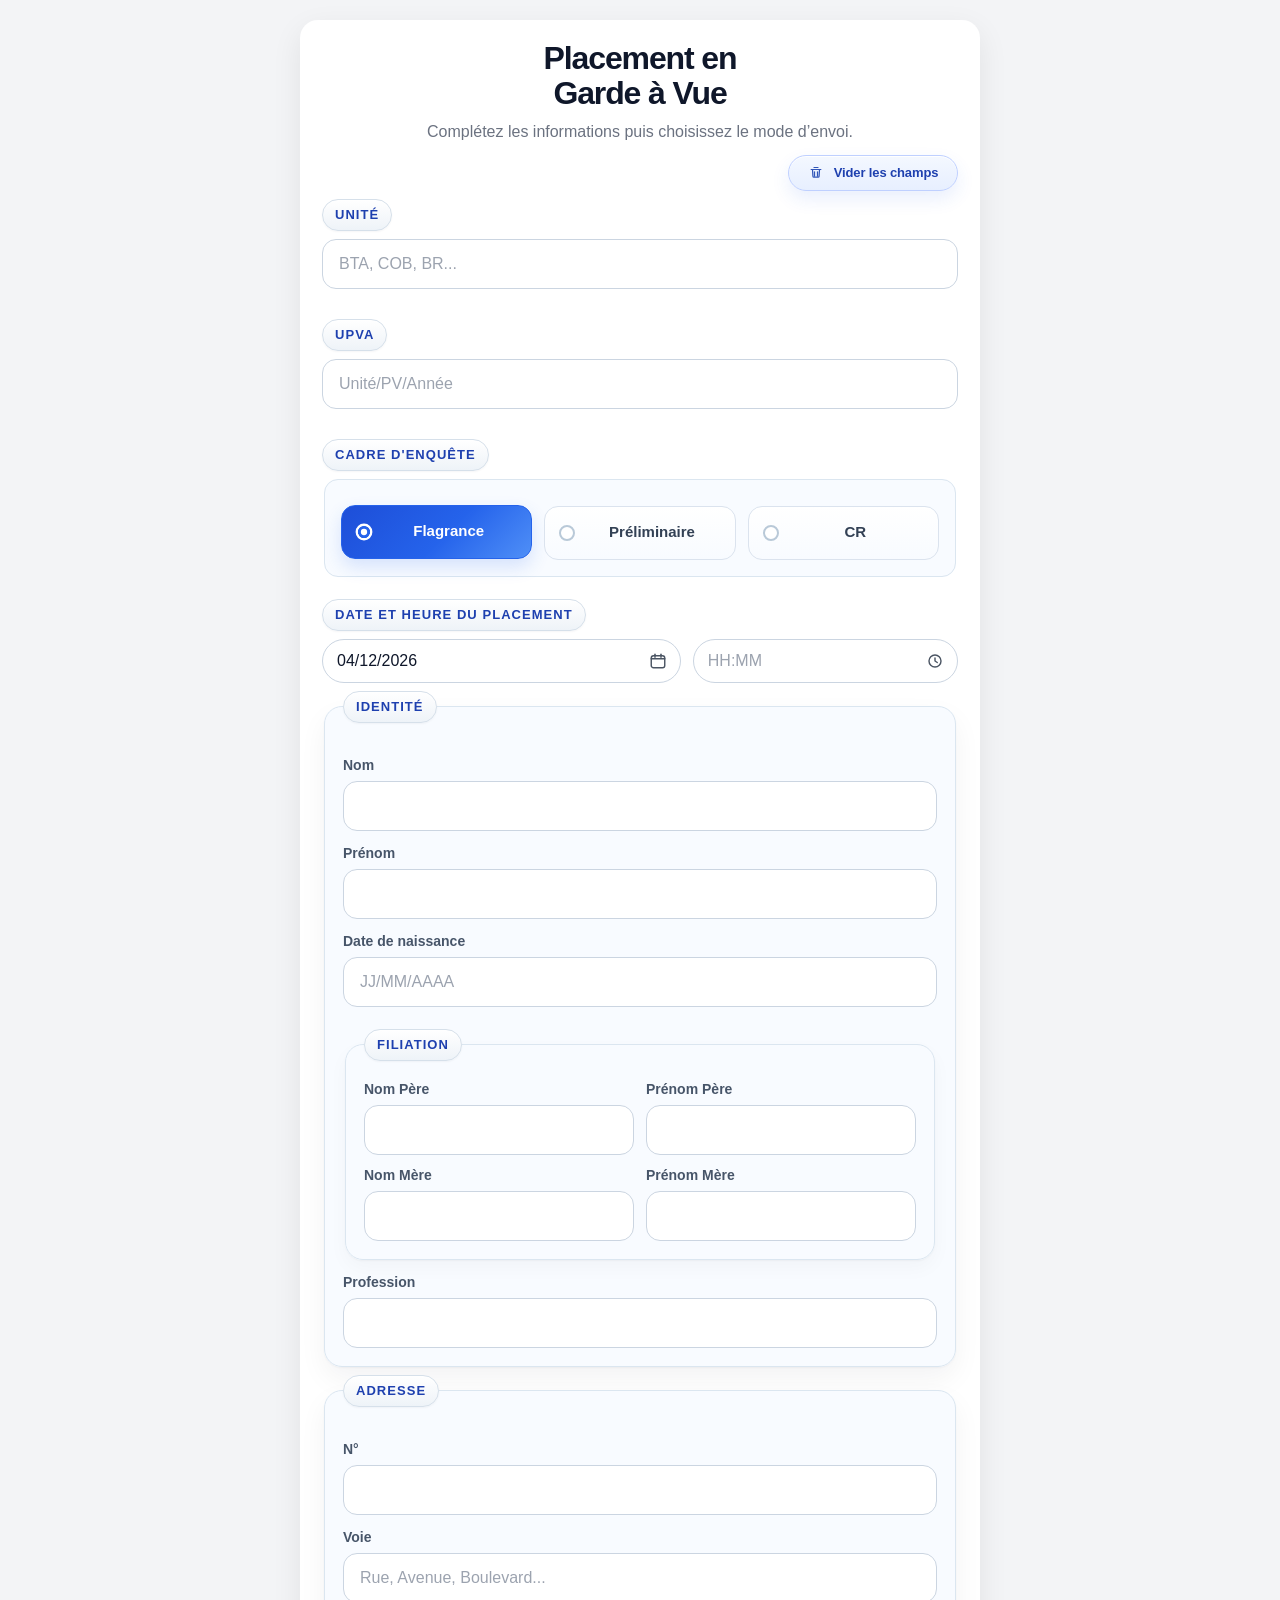
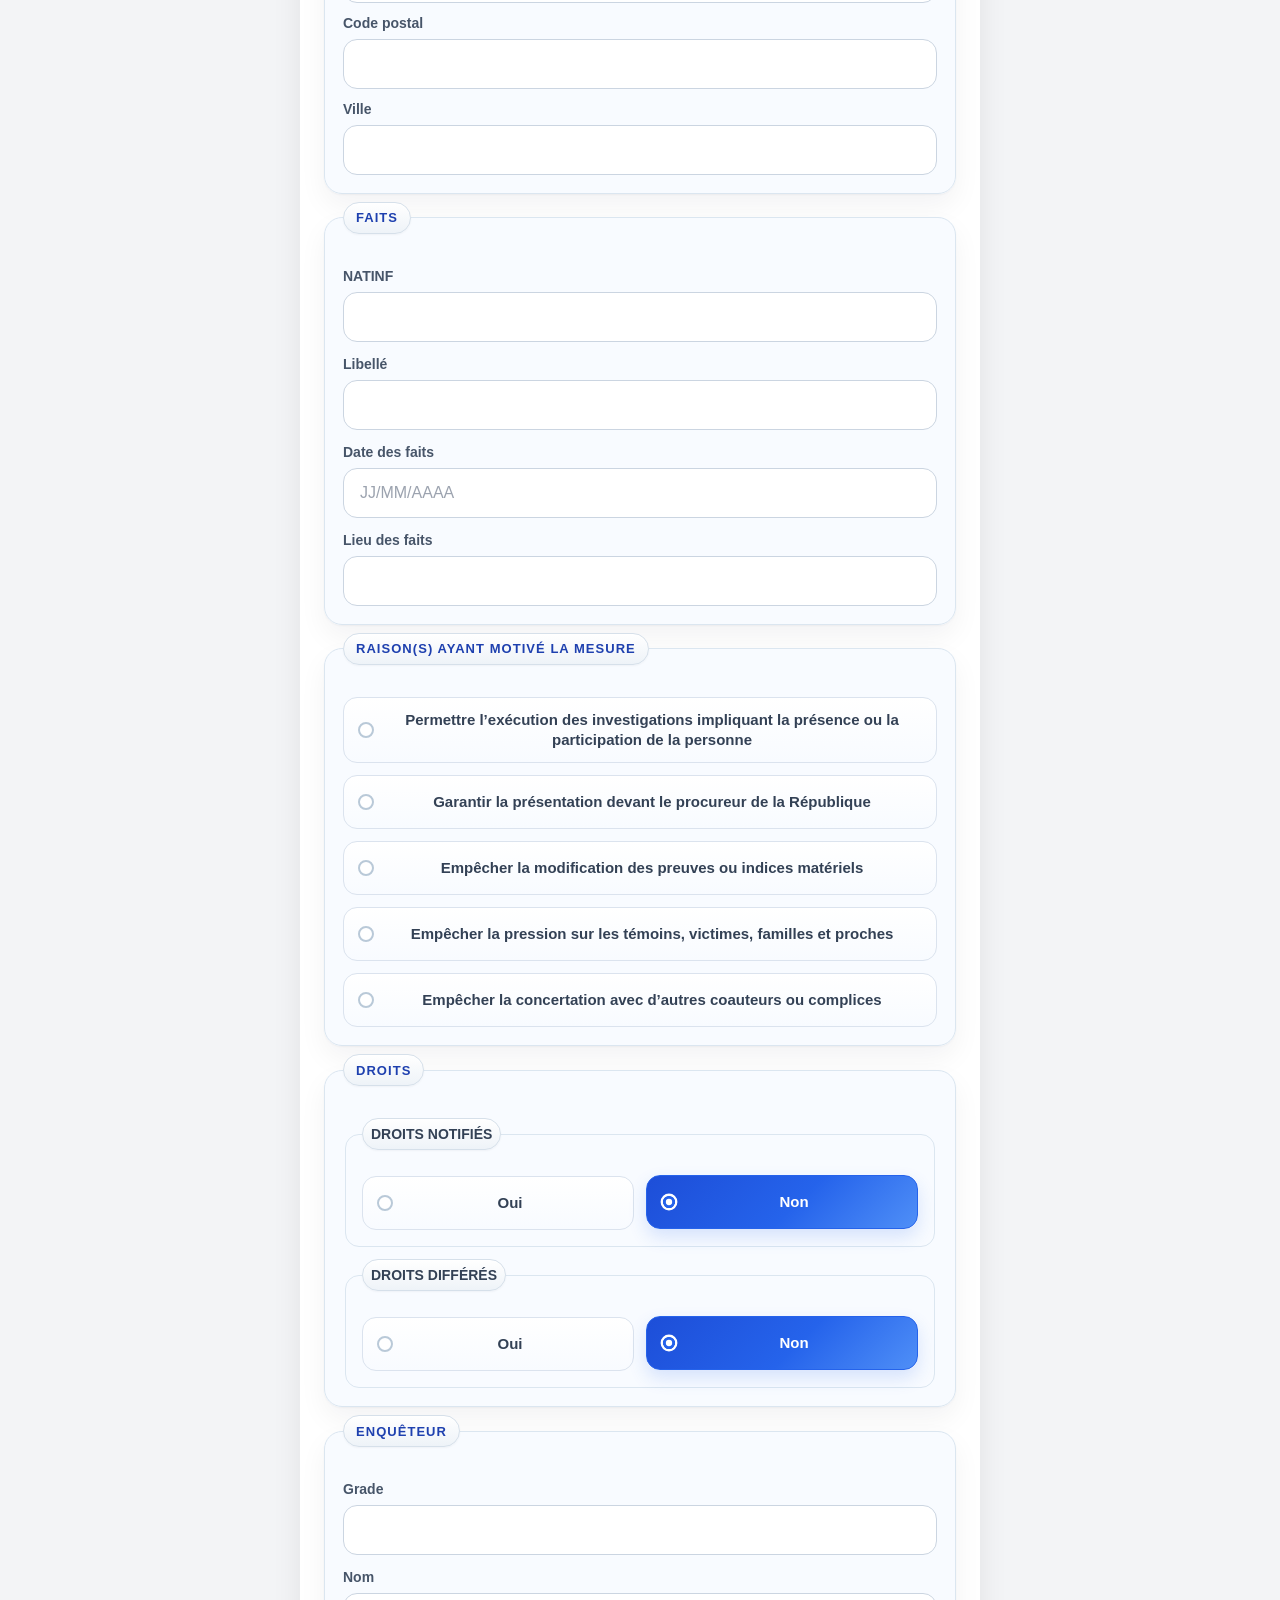
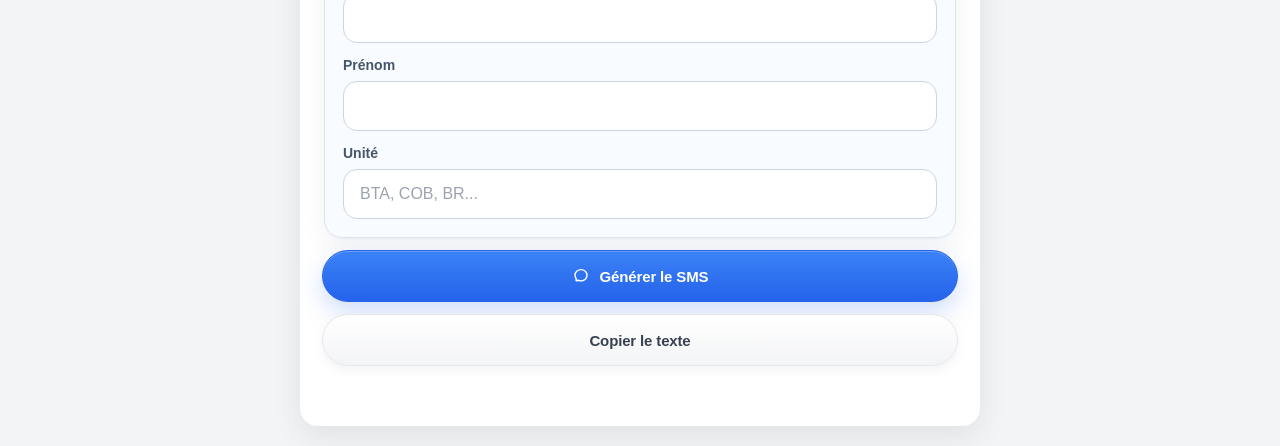
<file: index.html>
<!DOCTYPE html>
<html lang="fr">
<head>
  <meta charset="UTF-8" />
  <meta name="viewport" content="width=device-width, initial-scale=1.0" />
  <title>Placement en Garde à vue</title>
  <meta name="theme-color" content="#edf4fb" />
  <meta name="apple-mobile-web-app-capable" content="yes" />
  <meta name="apple-mobile-web-app-status-bar-style" content="default" />
  <meta name="apple-mobile-web-app-title" content="SMS GAV" />
  <link rel="manifest" href="./manifest.webmanifest" />
  <link rel="apple-touch-icon" href="./apple-touch-icon.png" />
  <link rel="icon" type="image/png" sizes="192x192" href="./icon-192.png" />
  <link rel="icon" type="image/png" sizes="512x512" href="./icon-512.png" />
  <link rel="stylesheet" href="style.css" />
</head>
<body>
  <main class="app">
    <section class="card">
      <h1 class="titre-app">
        <span>Placement en</span>
        <span>Garde à Vue</span>
      </h1>
      <p class="intro">Complétez les informations puis choisissez le mode d’envoi.</p>
      <div class="barre-utilitaire">
        <button type="button" id="btnVider" class="btn btn-utilitaire">
          <span class="btn-icone" aria-hidden="true">
            <svg viewBox="0 0 24 24" focusable="false">
              <path d="M9 3.75h6" />
              <path d="M4.75 6.75h14.5" />
              <path d="M9.75 10.25v6.5" />
              <path d="M14.25 10.25v6.5" />
              <path d="M6.75 6.75l.6 10.05a1.5 1.5 0 0 0 1.5 1.41h6.3a1.5 1.5 0 0 0 1.5-1.41l.6-10.05" />
            </svg>
          </span>
          <span>Vider les champs</span>
        </button>
      </div>

      <form id="formulaire" class="formulaire" autocomplete="off">
        <div class="champ">
          <label for="unite" class="titre-bulle">Unité</label>
          <input id="unite" name="unite" type="text" class="champ-majuscule" placeholder="BTA, COB, BR..." autocomplete="off" autocorrect="off" autocapitalize="off" spellcheck="false" />
        </div>

        <div class="champ">
          <label for="upva" class="titre-bulle">UPVA</label>
          <input id="upva" name="upva" type="text" placeholder="Unité/PV/Année" maxlength="17" autocomplete="off" autocorrect="off" autocapitalize="off" spellcheck="false" />
        </div>

<div class="champ">
  <label for="cadreenquête" class="titre-bulle">Cadre d'enquête</label>
  <fieldset class="ligne-radio radio-cartes">
    <div class="radio-options radio-options-trois">
      <input type="radio" id="cadreEnqueteFlagrance" name="cadreEnquete" value="Flagrance" checked />
      <label for="cadreEnqueteFlagrance">Flagrance</label>

      <input type="radio" id="cadreEnquetePréliminaire" name="cadreEnquete" value="Préliminaire" />
      <label for="cadreEnquetePréliminaire">Préliminaire</label>

      <input type="radio" id="cadreEnqueteCr" name="cadreEnquete" value="CR" />
      <label for="cadreEnqueteCr">CR</label>
    </div>
  </fieldset>
</fieldset>

       <div class="champ">
  <label for="datePlacement" class="titre-bulle">Date et heure du placement</label>
  <div class="ligne-double ligne-placement">
    <div class="champ champ-placement">
      <div class="input-avec-icone">
        <input id="datePlacement" name="datePlacement" type="text" autocomplete="off" />
        <span class="input-icone" aria-hidden="true">
          <svg viewBox="0 0 24 24" focusable="false">
            <rect x="3" y="5" width="18" height="16" rx="3" />
            <path d="M8 3v4" />
            <path d="M16 3v4" />
            <path d="M3 9h18" />
          </svg>
        </span>
      </div>
    </div>

    <div class="champ champ-placement">
      <div class="input-avec-icone">
        <input id="heurePlacement" name="heurePlacement" type="text" inputmode="numeric" placeholder="HH:MM" maxlength="5" autocomplete="off" />
        <span class="input-icone" aria-hidden="true">
          <svg viewBox="0 0 24 24" focusable="false">
            <circle cx="12" cy="12" r="8" />
            <path d="M12 8v4l3 2" />
          </svg>
        </span>
      </div>
    </div>
  </div>
</div>

        <fieldset class="bloc">
          <legend>Identité</legend>
          <div class="champ">
            <label for="nom">Nom</label>
            <input id="nom" name="nom" type="text" class="champ-majuscule" autocomplete="off" autocorrect="off" autocapitalize="off" spellcheck="false" />
          </div>
          <div class="champ">
            <label for="prenom">Prénom</label>
            <input id="prenom" name="prenom" type="text" class="champ-capitalise" autocomplete="off" autocorrect="off" autocapitalize="off" spellcheck="false" />
          </div>
          <div class="champ">
            <label for="dateNaissance">Date de naissance</label>
            <input id="dateNaissance" name="dateNaissance" type="text" inputmode="numeric" placeholder="JJ/MM/AAAA" maxlength="10" autocomplete="off" autocorrect="off" autocapitalize="off" spellcheck="false" />
          </div>
          <fieldset class="sous-bloc">
            <legend>Filiation</legend>
            <div class="ligne-double">
              <div class="champ">
                <label for="nomPere">Nom Père</label>
                <input id="nomPere" name="nomPere" type="text" class="champ-majuscule" autocomplete="off" autocorrect="off" autocapitalize="off" spellcheck="false" />
              </div>
              <div class="champ">
                <label for="prenomPere">Prénom Père</label>
                <input id="prenomPere" name="prenomPere" type="text" class="champ-capitalise" autocomplete="off" autocorrect="off" autocapitalize="off" spellcheck="false" />
              </div>
            </div>
            <div class="ligne-double">
              <div class="champ">
                <label for="nomMere">Nom Mère</label>
                <input id="nomMere" name="nomMere" type="text" class="champ-majuscule" autocomplete="off" autocorrect="off" autocapitalize="off" spellcheck="false" />
              </div>
              <div class="champ">
                <label for="prenomMere">Prénom Mère</label>
                <input id="prenomMere" name="prenomMere" type="text" class="champ-capitalise" autocomplete="off" autocorrect="off" autocapitalize="off" spellcheck="false" />
              </div>
            </div>
          </fieldset>
          <div class="champ">
            <label for="profession">Profession</label>
            <input id="profession" name="profession" type="text" class="champ-capitalise" autocomplete="off" autocorrect="off" autocapitalize="off" spellcheck="false" />
          </div>
        </fieldset>

        <fieldset class="bloc">
          <legend>Adresse</legend>
          <div class="champ">
            <label for="numeroAdresse">N°</label>
            <input id="numeroAdresse" name="numeroAdresse" type="text" inputmode="text" autocomplete="off" autocorrect="off" autocapitalize="off" spellcheck="false" />
          </div>
          <div class="champ">
            <label for="rueAdresse">Voie</label>
            <input id="rueAdresse" name="rueAdresse" type="text" class="champ-capitalise" placeholder="Rue, Avenue, Boulevard..." autocomplete="off" autocorrect="off" autocapitalize="off" spellcheck="false" />
          </div>
          <div class="ligne-double ligne-adresse-courte">
            <div class="champ">
              <label for="codePostal">Code postal</label>
              <input id="codePostal" name="codePostal" type="text" inputmode="numeric" pattern="[0-9]*" maxlength="5" autocomplete="off" autocorrect="off" autocapitalize="off" spellcheck="false" />
            </div>
            <div class="champ">
              <label for="ville">Ville</label>
              <input id="ville" name="ville" type="text" class="champ-majuscule" autocomplete="off" autocorrect="off" autocapitalize="off" spellcheck="false" />
            </div>
          </div>
        </fieldset>

        <fieldset class="bloc">
          <legend>Faits</legend>
          <div class="champ champ-plein">
            <label for="natinf">NATINF</label>
            <input id="natinf" name="natinf" type="text" autocomplete="off" autocorrect="off" autocapitalize="off" spellcheck="false" />
          </div>
          <div class="champ champ-plein">
            <label for="libelle">Libellé</label>
            <input id="libelle" name="libelle" type="text" class="champ-majuscule" autocomplete="off" autocorrect="off" autocapitalize="off" spellcheck="false" />
          </div>
          <div class="champ champ-plein">
            <label for="dateFaits">Date des faits</label>
            <input id="dateFaits" name="dateFaits" type="text" inputmode="numeric" placeholder="JJ/MM/AAAA" maxlength="10" autocomplete="off" autocorrect="off" autocapitalize="off" spellcheck="false" />
          </div>
          <div class="champ champ-plein">
            <label for="lieuFaits">Lieu des faits</label>
            <input id="lieuFaits" name="lieuFaits" type="text" class="champ-capitalise" autocomplete="off" autocorrect="off" autocapitalize="off" spellcheck="false" />
          </div>
        </fieldset>

<fieldset class="bloc">
  <legend>Raison(s) ayant motivé la mesure</legend>
  <div class="choix-multiples">
    <input type="checkbox" id="motif1" name="raisonsMesure" value="de permettre l'exécution des investigations impliquant la présence ou la participation de la personne" />
    <label for="motif1">Permettre l’exécution des investigations impliquant la présence ou la participation de la personne</label>

    <input type="checkbox" id="motif2" name="raisonsMesure" value="de garantir la présentation de la personne devant le procureur de la République" />
    <label for="motif2">Garantir la présentation devant le procureur de la République</label>

    <input type="checkbox" id="motif3" name="raisonsMesure" value="d'empêcher que la personne ne modifie les preuves ou indices matériels" />
    <label for="motif3">Empêcher la modification des preuves ou indices matériels</label>

    <input type="checkbox" id="motif4" name="raisonsMesure" value="d'empêcher que la personne ne fasse pression sur les témoins ou les victimes ainsi que sur leurs familles et proches" />
    <label for="motif4">Empêcher la pression sur les témoins, victimes, familles et proches</label>

    <input type="checkbox" id="motif5" name="raisonsMesure" value="d'empêcher que la personne ne se concerte avec d'autres personnes susceptibles d'être ses coauteurs ou complices." />
    <label for="motif5">Empêcher la concertation avec d’autres coauteurs ou complices</label>
  </div>
</fieldset>

        <fieldset class="bloc">
          <legend>Droits</legend>
          <fieldset class="ligne-radio radio-cartes">
            <legend>Droits notifiés</legend>
            <div class="radio-options">
              <input type="radio" id="droitsNotifiesOui" name="droitsNotifies" value="Oui" />
              <label for="droitsNotifiesOui">Oui</label>
              <input type="radio" id="droitsNotifiesNon" name="droitsNotifies" value="Non" checked />
              <label for="droitsNotifiesNon">Non</label>
            </div>
          </fieldset>
          <div id="blocDroitsDifferes" hidden>
            <fieldset class="ligne-radio radio-cartes">
              <legend>Droits différés</legend>
              <div class="radio-options">
                <input type="radio" id="droitsDifferesOui" name="droitsDifferes" value="Oui" />
                <label for="droitsDifferesOui">Oui</label>
                <input type="radio" id="droitsDifferesNon" name="droitsDifferes" value="Non" checked />
                <label for="droitsDifferesNon">Non</label>
              </div>
            </fieldset>
          </div>
          <div id="detailsDroits" class="details-conditionnels" hidden>
            <fieldset class="ligne-radio radio-cartes">
              <legend>Droit au silence</legend>
              <div class="radio-options">
                <input type="radio" id="droitSilenceOui" name="droitSilence" value="Oui" />
                <label for="droitSilenceOui">Oui</label>
                <input type="radio" id="droitSilenceNon" name="droitSilence" value="Non" checked />
                <label for="droitSilenceNon">Non</label>
              </div>
            </fieldset>
            <fieldset class="ligne-radio radio-cartes">
              <legend>Médecin</legend>
              <div class="radio-options">
                <input type="radio" id="medecinOui" name="medecin" value="Oui" />
                <label for="medecinOui">Oui</label>
                <input type="radio" id="medecinNon" name="medecin" value="Non" checked />
                <label for="medecinNon">Non</label>
              </div>
            </fieldset>
            <fieldset class="ligne-radio radio-cartes">
              <legend>Avocat</legend>
              <div class="radio-options">
                <input type="radio" id="avocatOui" name="avocat" value="Oui" />
                <label for="avocatOui">Oui</label>
                <input type="radio" id="avocatNon" name="avocat" value="Non" checked />
                <label for="avocatNon">Non</label>
              </div>
            </fieldset>
            <fieldset class="ligne-radio radio-cartes">
              <legend>Famille</legend>
              <div class="radio-options">
                <input type="radio" id="familleOui" name="famille" value="Oui" />
                <label for="familleOui">Oui</label>
                <input type="radio" id="familleNon" name="famille" value="Non" checked />
                <label for="familleNon">Non</label>
              </div>
            </fieldset>
            <fieldset class="ligne-radio radio-cartes">
              <legend>Employeur</legend>
              <div class="radio-options">
                <input type="radio" id="employeurOui" name="employeur" value="Oui" />
                <label for="employeurOui">Oui</label>
                <input type="radio" id="employeurNon" name="employeur" value="Non" checked />
                <label for="employeurNon">Non</label>
              </div>
            </fieldset>
          </div>
        </fieldset>

        <fieldset class="bloc">
          <legend>Enquêteur</legend>
          <div class="champ">
            <label for="enqueteurGrade">Grade</label>
            <input id="enqueteurGrade" name="enqueteurGrade" type="text" class="champ-capitalise" autocomplete="off" autocorrect="off" autocapitalize="off" spellcheck="false" />
          </div>
          <div class="champ">
            <label for="enqueteurNom">Nom</label>
            <input id="enqueteurNom" name="enqueteurNom" type="text" class="champ-majuscule" autocomplete="off" autocorrect="off" autocapitalize="off" spellcheck="false" />
          </div>
          <div class="champ">
            <label for="enqueteurPrenom">Prénom</label>
            <input id="enqueteurPrenom" name="enqueteurPrenom" type="text" class="champ-capitalise" autocomplete="off" autocorrect="off" autocapitalize="off" spellcheck="false" />
          </div>
          <div class="champ">
            <label for="enqueteurUnite">Unité</label>
            <input id="enqueteurUnite" name="enqueteurUnite" type="text" class="champ-majuscule" placeholder="BTA, COB, BR..." autocomplete="off" autocorrect="off" autocapitalize="off" spellcheck="false" />
          </div>
        </fieldset>

        <div class="actions actions-centrees">
          <button type="button" id="btnSMS" class="btn btn-principal">
            <span class="btn-icone" aria-hidden="true">
              <svg viewBox="0 0 24 24" focusable="false">
                <path d="M6 18.5c-.28 0-.5-.22-.5-.5v-2.6A7.47 7.47 0 0 1 4 11c0-4.14 3.58-7.5 8-7.5s8 3.36 8 7.5-3.58 7.5-8 7.5c-1.33 0-2.58-.3-3.68-.84l-2.1.72c-.07.02-.15.04-.22.04Z" />
              </svg>
            </span>
            <span>Générer le SMS</span>
          </button>
          <button type="button" id="btnCopier" class="btn btn-tertiaire">Copier le texte</button>
        </div>

        
        <p id="retour" class="retour" aria-live="polite"></p>
      </form>
    </section>
  </main>
  <script src="script.js"></script>
  <script>
    if ("serviceWorker" in navigator) {
      window.addEventListener("load", () => {
        navigator.serviceWorker.register("./sw.js").catch((erreur) => {
          console.error("Échec d’enregistrement du service worker :", erreur);
        });
      });
    }
  </script>
</body>
</html>
</file>
<file: style.css>
* {
  box-sizing: border-box;
}

[hidden] {
  display: none !important;
}

body {
  margin: 0;
  font-family: -apple-system, BlinkMacSystemFont, "Segoe UI", Roboto, Arial, sans-serif;
  background: #f3f4f6;
  color: #1f2937;
}

.app {
  min-height: 100vh;
  padding: 20px;
}

.card {
  width: 100%;
  max-width: 680px;
  margin: 0 auto;
  background: #ffffff;
  border-radius: 18px;
  padding: 22px;
  box-shadow: 0 10px 30px rgba(0, 0, 0, 0.08);
}

h1 {
  margin: 0;
}

.titre-app {
  margin: 0 0 12px 0;
  text-align: center;
  line-height: 1.04;
  letter-spacing: -0.035em;
  color: #0f172a;
  text-wrap: balance;
}

.titre-app span {
  display: block;
  font-size: 32px;
  font-weight: 800;
  color: #0f172a;
  letter-spacing: -0.035em;
}

.titre-app span + span {
  margin-top: 2px;
}

.intro {
  margin: 0 0 18px 0;
  text-align: center;
  color: #6b7280;
  font-size: 16px;
}

.barre-utilitaire {
  display: flex;
  justify-content: flex-end;
  margin: -4px 0 8px 0;
}

.formulaire {
  display: flex;
  flex-direction: column;
  gap: 16px;
}

.bloc,
.sous-bloc,
.ligne-radio {
  border-radius: 18px;
  padding: 20px 18px 18px;
  min-inline-size: 0;
}

.bloc,
.sous-bloc,
.ligne-radio {
  background: #f8fbff;
  border: 1px solid #dbe6f0;
}

.bloc {
  box-shadow:
    0 1px 2px rgba(15, 23, 42, 0.04),
    0 12px 28px rgba(15, 23, 42, 0.05);
}

.sous-bloc {
  margin-top: 22px;
  box-shadow:
    0 1px 2px rgba(15, 23, 42, 0.035),
    0 8px 20px rgba(15, 23, 42, 0.03);
}

.ligne-radio {
  margin-top: 12px;
  padding: 14px 16px 16px;
  border-radius: 14px;
  box-shadow: none;
}

.bloc > legend,
.sous-bloc > legend,
.ligne-radio > legend,
.titre-bulle {
  display: inline-flex;
  align-items: center;
  width: fit-content;
  max-width: 100%;
  min-height: 32px;
  padding: 0 12px;
  border-radius: 999px;
  border: 1px solid #d6e0ea;
  background: linear-gradient(180deg, #ffffff 0%, #eef3f8 100%);
  box-shadow:
    0 1px 2px rgba(15, 23, 42, 0.04),
    inset 0 1px 0 rgba(255, 255, 255, 0.95);
  font-size: 13px;
  font-weight: 800;
  letter-spacing: 0.08em;
  text-transform: uppercase;
  color: #1e40af;
}

.ligne-radio > legend {
  font-weight: 700;
  padding: 0 8px;
  color: #334155;
  font-size: 14px;
  letter-spacing: 0;
}

.champ {
  display: flex;
  flex-direction: column;
  gap: 8px;
  margin-top: 14px;
}

.champ:first-child {
  margin-top: 0;
}

.champ > .ligne-radio {
  margin-top: 0;
}

.ligne-double {
  display: grid;
  grid-template-columns: 1fr 1fr;
  gap: 12px;
  margin-top: 12px;
}

.ligne-double:first-of-type {
  margin-top: 0;
}

.ligne-double .champ {
  margin-top: 0;
}

.ligne-faits-courts,
.ligne-adresse-courte {
  margin-top: 0;
}

label {
  font-weight: 600;
  font-size: 14px;
  color: #475569;
}

input,
textarea {
  width: 100%;
  border: 1px solid #cbd5e1;
  border-radius: 14px;
  padding: 15px 16px;
  font-size: 16px;
  background: #ffffff;
  color: #0f172a;
  transition:
    border-color 0.2s ease,
    box-shadow 0.2s ease,
    background 0.2s ease;
}

input::placeholder,
textarea::placeholder {
  color: #9ca3af;
  opacity: 1;
}

.champ-majuscule {
  text-transform: uppercase;
}

.champ-capitalise {
  text-transform: none;
}

input:focus,
textarea:focus {
  outline: none;
  border-color: #2563eb;
  background: #ffffff;
  box-shadow: 0 0 0 4px rgba(37, 99, 235, 0.12);
}

textarea {
  resize: vertical;
  min-height: 140px;
}

.champ-plein {
  width: 100%;
}

.champ-plein input {
  width: 100%;
  box-sizing: border-box;
}

.champ-plein label {
  display: block;
}

.ligne-placement {
  display: grid;
  grid-template-columns: 1.15fr 0.85fr;
  gap: 12px;
  margin-top: 0;
}

.champ-placement {
  margin-top: 0;
  width: 100%;
}

.champ-placement input {
  width: 100%;
  border-radius: 999px;
  padding: 12px 14px;
  min-height: 44px;
  font-family: inherit;
  font-size: 16px;
  color: #0f172a;
}

.input-avec-icone {
  position: relative;
}

.input-avec-icone input {
  padding-right: 42px;
  padding-left: 14px;
}

.input-icone {
  position: absolute;
  right: 14px;
  top: 50%;
  transform: translateY(-50%);
  width: 18px;
  height: 18px;
  display: inline-flex;
  align-items: center;
  justify-content: center;
  pointer-events: none;
  color: #4b5563;
}

.input-icone svg {
  width: 18px;
  height: 18px;
  display: block;
  fill: none;
  stroke: currentColor;
  stroke-width: 1.9;
  stroke-linecap: round;
  stroke-linejoin: round;
}

#heurePlacement::-webkit-calendar-picker-indicator {
  opacity: 0;
  display: none;
}

#heurePlacement::-webkit-inner-spin-button {
  display: none;
}

#heurePlacement {
  appearance: none;
  -webkit-appearance: none;
  padding-right: 12px;
  font-family: inherit;
  font-size: 16px;
  color: #0f172a;
}

.ligne-adresse-courte {
  display: grid;
  grid-template-columns: 1fr;
  gap: 12px;
  margin-top: 12px;
}

.ligne-adresse-courte .champ {
  width: 100%;
  margin-top: 0;
}

.ligne-adresse-courte .champ input {
  width: 100%;
}

/* =========================
   RADIOS / CHECKBOX PREMIUM
   ========================= */

.radio-options,
.radio-options-trois,
.choix-multiples {
  display: grid;
  gap: 12px;
  margin-top: 12px;
  width: 100%;
}

.radio-options {
  grid-template-columns: repeat(2, minmax(0, 1fr));
}

.radio-options-trois {
  grid-template-columns: repeat(3, minmax(0, 1fr));
}

.choix-multiples {
  grid-template-columns: 1fr;
}

.radio-cartes input[type="radio"],
.choix-multiples input[type="checkbox"] {
  position: absolute;
  inline-size: 1px;
  block-size: 1px;
  margin: -1px;
  padding: 0;
  border: 0;
  overflow: hidden;
  clip-path: inset(50%);
  white-space: nowrap;
}

.radio-cartes label,
.choix-multiples label {
  position: relative;
  display: flex;
  align-items: center;
  justify-content: center;
  min-height: 54px;
  margin: 0;
  padding: 12px 14px 12px 38px;
  border-radius: 14px;
  background: linear-gradient(180deg, #ffffff 0%, #f8fbff 100%);
  border: 1px solid #dbe3ee;
  font-weight: 700;
  font-size: 15px;
  color: #334155;
  cursor: pointer;
  text-align: center;
  line-height: 1.35;
  user-select: none;
  transition:
    transform 0.15s ease,
    background 0.2s ease,
    border-color 0.2s ease,
    box-shadow 0.2s ease,
    color 0.2s ease;
}

.radio-cartes label::before,
.choix-multiples label::before {
  content: "";
  position: absolute;
  left: 14px;
  top: 50%;
  transform: translateY(-50%);
  width: 12px;
  height: 12px;
  border-radius: 999px;
  border: 2px solid #b9c9d8;
  background: #ffffff;
  box-shadow: inset 0 0 0 2px #ffffff;
  transition:
    border-color 0.2s ease,
    background 0.2s ease,
    box-shadow 0.2s ease,
    transform 0.2s ease;
}

.radio-cartes label:hover,
.choix-multiples label:hover {
  background: #f1f5f9;
  border-color: #cbd5e1;
}

.radio-cartes input[type="radio"]:focus-visible + label,
.choix-multiples input[type="checkbox"]:focus-visible + label {
  outline: none;
  box-shadow: 0 0 0 4px rgba(37, 99, 235, 0.12);
  border-color: #2563eb;
}

.radio-cartes input[type="radio"]:checked + label,
.choix-multiples input[type="checkbox"]:checked + label {
  background: linear-gradient(135deg, #1d4ed8 0%, #2563eb 55%, #4f8ff7 100%);
  border-color: #2563eb;
  color: #ffffff;
  box-shadow: 0 8px 18px rgba(37, 99, 235, 0.16);
  transform: translateY(-1px);
}

.radio-cartes input[type="radio"]:checked + label::before,
.choix-multiples input[type="checkbox"]:checked + label::before {
  border-color: #ffffff;
  background: #ffffff;
  box-shadow: inset 0 0 0 3px #2563eb;
  transform: translateY(-50%) scale(1.05);
}

.details-conditionnels {
  margin-top: 12px;
  display: flex;
  flex-direction: column;
  gap: 12px;
}

#blocDroitsDifferes,
.details-conditionnels {
  padding: 0;
}

#blocDroitsDifferes > .ligne-radio + .ligne-radio,
.details-conditionnels > .ligne-radio + .ligne-radio {
  margin-top: 0;
}

.actions {
  display: flex;
  flex-direction: column;
  gap: 12px;
  margin-top: 4px;
}

.actions-centrees {
  align-items: stretch;
}

.actions-centrees .btn {
  width: 100%;
}

.btn {
  width: 100%;
  min-height: 52px;
  border-radius: 999px;
  padding: 14px 20px;
  font-size: 15px;
  font-weight: 700;
  letter-spacing: -0.01em;
  cursor: pointer;
  border: 1px solid transparent;
  display: inline-flex;
  align-items: center;
  justify-content: center;
  gap: 10px;
  transition:
    transform 0.16s ease,
    box-shadow 0.2s ease,
    background 0.2s ease,
    border-color 0.2s ease,
    color 0.2s ease;
}

.btn:hover {
  transform: translateY(-1px);
}

.btn:active {
  transform: translateY(0);
}

.btn-principal {
  color: #ffffff;
  background: linear-gradient(180deg, #3b82f6 0%, #2563eb 100%);
  border-color: #2563eb;
  box-shadow:
    0 10px 24px rgba(37, 99, 235, 0.22),
    inset 0 1px 0 rgba(255, 255, 255, 0.22);
}

.btn-principal:hover {
  background: linear-gradient(180deg, #4f8ff7 0%, #1d4ed8 100%);
}

.btn-secondaire {
  color: #1e3a8a;
  background: linear-gradient(180deg, #f8fbff 0%, #eef4ff 100%);
  border-color: #c7d2fe;
  box-shadow:
    0 6px 16px rgba(30, 58, 138, 0.08),
    inset 0 1px 0 rgba(255, 255, 255, 0.8);
}

.btn-secondaire:hover {
  background: linear-gradient(180deg, #f1f6ff 0%, #e6efff 100%);
  border-color: #a5b4fc;
}

.btn-tertiaire {
  color: #374151;
  background: linear-gradient(180deg, #ffffff 0%, #f3f4f6 100%);
  border-color: #e5e7eb;
  box-shadow:
    0 4px 12px rgba(15, 23, 42, 0.05),
    inset 0 1px 0 rgba(255, 255, 255, 0.9);
}

.btn-tertiaire:hover {
  background: linear-gradient(180deg, #ffffff 0%, #eceff3 100%);
  border-color: #d1d5db;
}

.btn-utilitaire {
  width: auto;
  min-width: 170px;
  min-height: 36px;
  padding: 8px 14px;
  white-space: nowrap;
  font-size: 13px;
  font-weight: 700;
  letter-spacing: -0.01em;
  color: #1e40af;
  background: linear-gradient(180deg, #f4f8ff 0%, #e7efff 100%);
  border-color: #bfd0ff;
  box-shadow:
    0 8px 18px rgba(37, 99, 235, 0.10),
    inset 0 1px 0 rgba(255, 255, 255, 0.90);
}

.btn-utilitaire:hover {
  background: linear-gradient(180deg, #eef5ff 0%, #dbeafe 100%);
  border-color: #93c5fd;
  color: #1d4ed8;
}

.btn-utilitaire:active {
  background: linear-gradient(180deg, #e8f0ff 0%, #d7e8ff 100%);
  border-color: #7fb0f8;
  box-shadow:
    0 4px 10px rgba(37, 99, 235, 0.10),
    inset 0 1px 0 rgba(255, 255, 255, 0.75);
}

.btn-utilitaire .btn-icone {
  width: 16px;
  height: 16px;
  flex: 0 0 16px;
  color: #3156b8;
}

.btn-utilitaire .btn-icone svg {
  width: 16px;
  height: 16px;
  stroke-width: 1.85;
}

.btn:focus-visible {
  outline: none;
  box-shadow:
    0 0 0 4px rgba(37, 99, 235, 0.14),
    0 10px 24px rgba(37, 99, 235, 0.12);
}

.btn-icone {
  width: 18px;
  height: 18px;
  display: inline-flex;
  align-items: center;
  justify-content: center;
  flex: 0 0 18px;
}

.btn-icone svg {
  width: 18px;
  height: 18px;
  display: block;
  fill: none;
  stroke: currentColor;
  stroke-width: 1.9;
  stroke-linecap: round;
  stroke-linejoin: round;
}

.retour {
  margin: 10px 0 0 0;
  min-height: 20px;
  font-size: 14px;
  color: #2563eb;
  text-align: center;
}

@media (min-width: 640px) {
  .actions {
    display: flex;
    flex-direction: column;
    gap: 12px;
    align-items: stretch;
  }
}

@media (max-width: 640px) {
  .ligne-double,
  .ligne-placement {
    grid-template-columns: 1fr;
  }

  .titre-app span {
    font-size: 28px;
  }

  .barre-utilitaire {
    display: flex;
    justify-content: flex-end;
    margin: -4px 0 18px 0;
  }

  .btn-utilitaire {
    width: 100%;
    min-height: 46px;
    font-size: 14px;
  }

  .radio-options,
  .radio-options-trois {
    grid-template-columns: 1fr;
  }

  .radio-cartes label,
  .choix-multiples label {
    justify-content: flex-start;
    text-align: left;
  }
}

@media (max-width: 520px) {
  .radio-options,
  .radio-options-trois,
  .choix-multiples {
    grid-template-columns: 1fr;
  }
}
</file>
